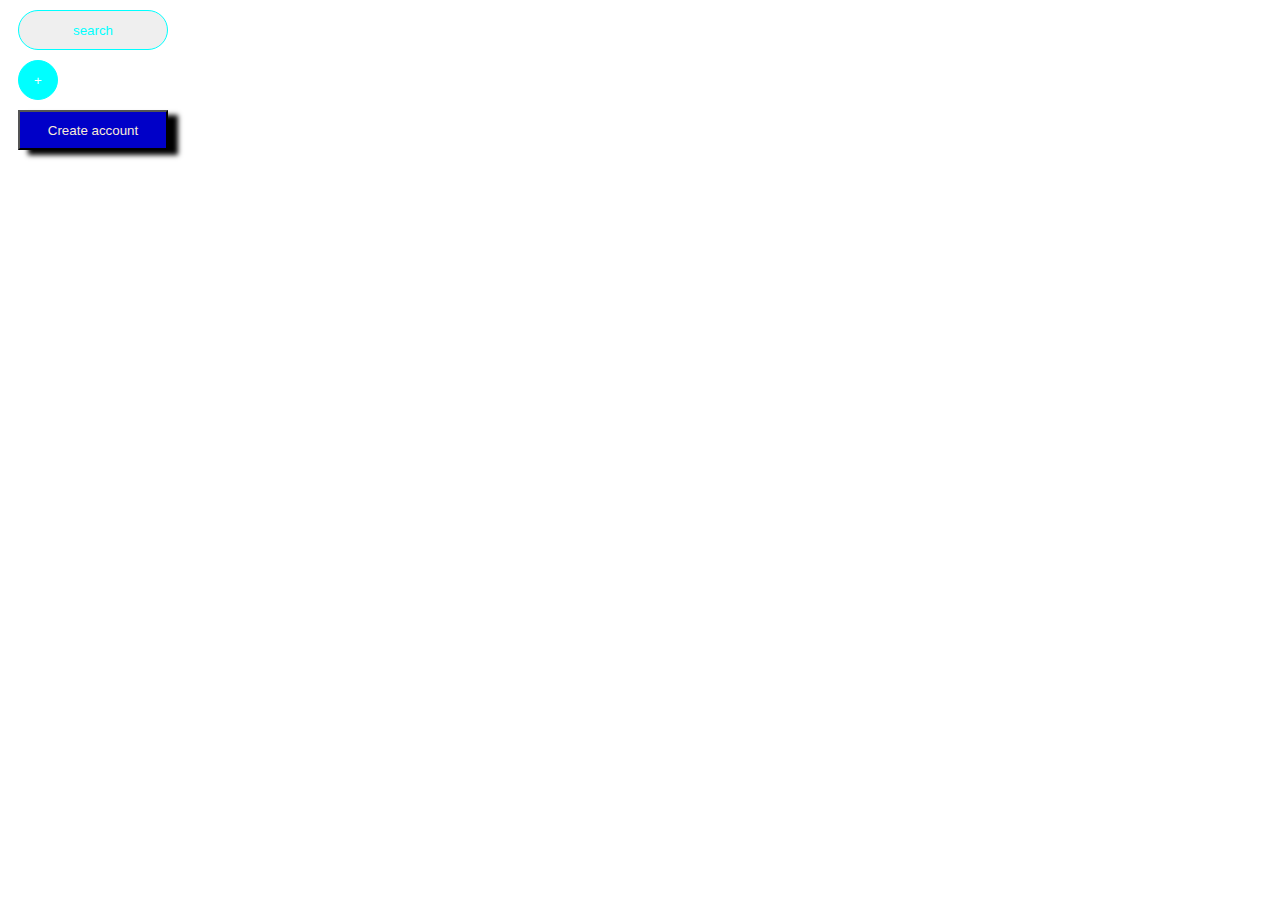
<file: Web Fundamentals/CSS/Button up/index.html>
<!DOCTYPE html>
<html lang="en">

<head>
    <meta charset="UTF-8">
    <meta http-equiv="X-UA-Compatible" content="IE=edge">
    <meta name="viewport" content="width=device-width, initial-scale=1.0">
    <title>Button up</title>
    <link rel="stylesheet" href="style.css">
</head>

<body>
    <button class="search">search</button>
    <button class="plus">+</button>
    <button class="create">Create account</button>
</body>

</html>
</file>
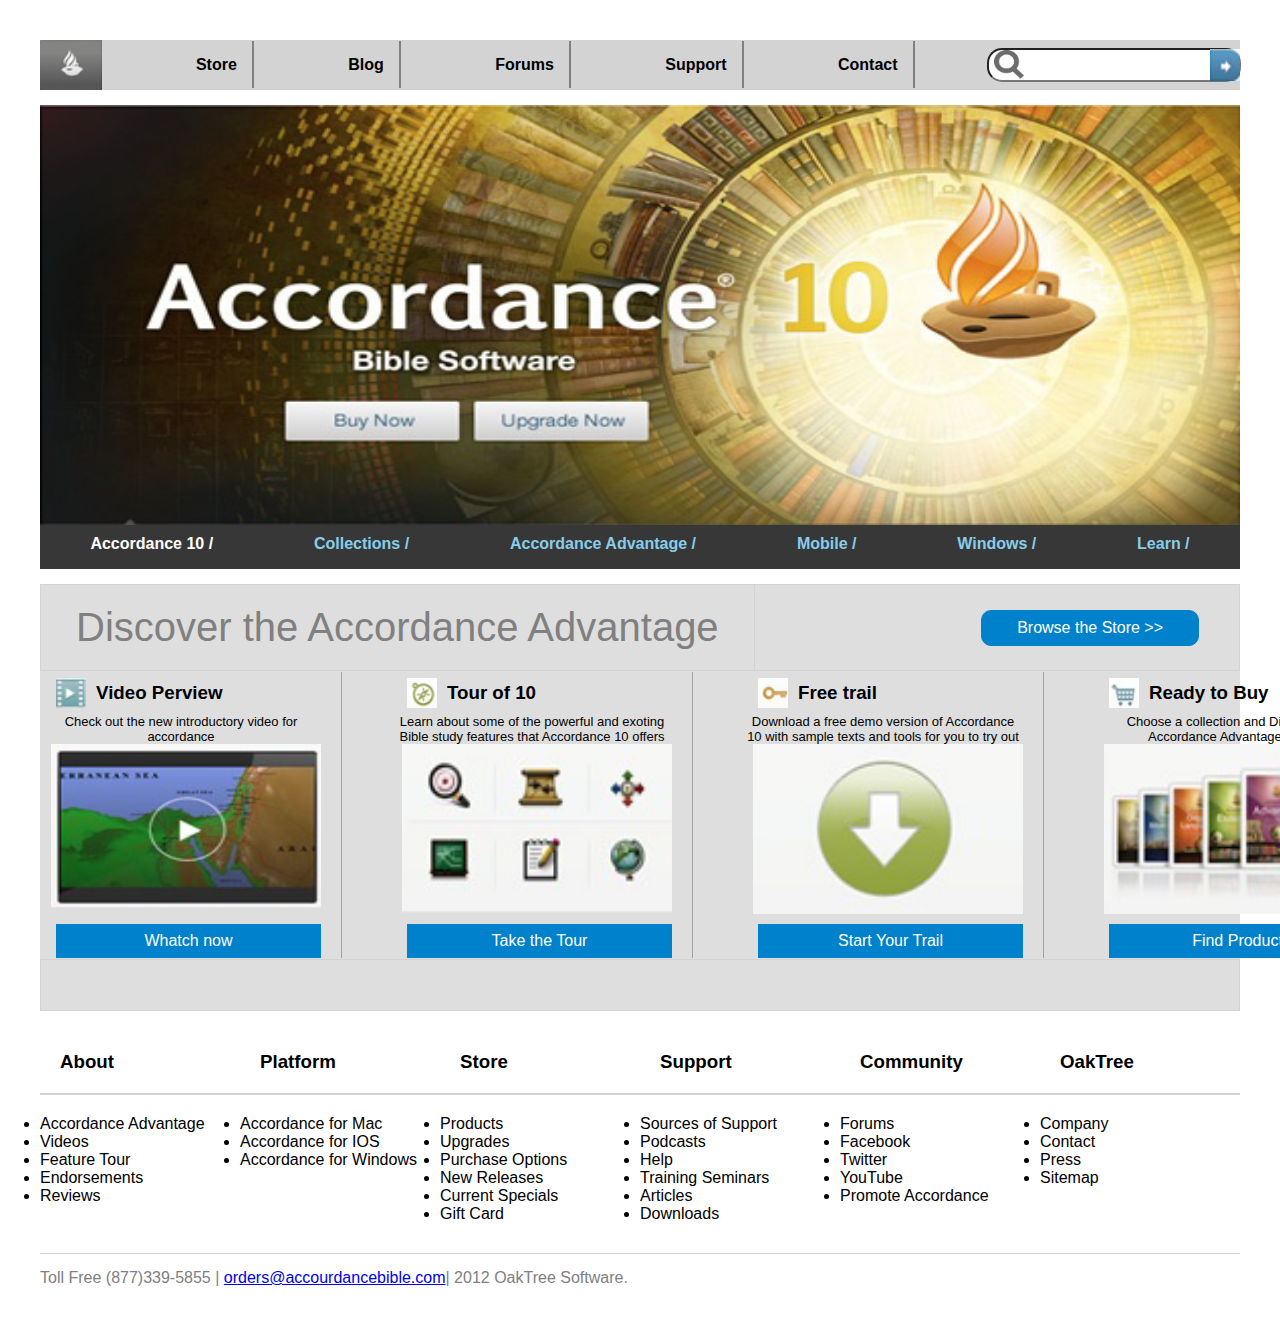
<file: Web Fundamentals/CSS/Exam/index.html>
<!DOCTYPE html>
<html lang="en">

<head>
    <meta charset="UTF-8">
    <meta http-equiv="X-UA-Compatible" content="IE=edge">
    <meta name="viewport" content="width=device-width, initial-scale=1.0">
    <title>Exam</title>
    <link rel="stylesheet" href="style.css">
</head>

<body>
    <div class="top">
        <div class="nav">
            <img src="menu_icon1.png" alt="menu_icon1" class="navicon">
            <ul class="nav-links">
                <li><a href="#">Store</a></li>
                <li><a href="#">Blog</a></li>
                <li><a href="#">Forums</a></li>
                <li><a href="#">Support</a></li>
                <li><a href="#">Contact</a></li>
            </ul>
            <div class="btn">
                <img src="Vector_search_icon.svg.png" alt="vector" class="vector">
                <input type="text" name="search" class="search">
                <img src="menu_icon2.png" alt="menu_icon2" class="menuicon">
            </div>
        </div>
    </div>
    <div class="container">
        <img src="main.png" alt="mainimg" class="mainimg">
        <div class="main-nav">
            <ul class="main-links">
                <li><a href="#" id="first">Accordance 10 /</a></li>
                <li><a href="#">Collections /</a></li>
                <li><a href="#">Accordance Advantage /</a></li>
                <li><a href="#">Mobile /</a></li>
                <li><a href="#">Windows /</a></li>
                <li><a href="#">Learn /</a></li>
            </ul>
        </div>
        <div class="scmain">
            <div class="scmain-nav">
                <h1>Discover the Accordance Advantage</h1>
                <div>
                    <a href="#" class="brstore">Browse the Store >></a>
                </div>
            </div>
            <div class="scmaincont">
                <div class="row1">
                    <div class="col1">
                        <div class="videowalk">
                            <img src="content_icon1.png" alt="content_icon1" class="perview">
                            <h3>Video Perview</h3>
                        </div>
                        <div class="videowalk1">
                            <p>Check out the new introductory video for accordance</p>
                            <img src="watch_now.png" alt="watch_now" class="watchnow">
                            <a href="#" class="watcha">Whatch now</a>
                        </div>
                    </div>
                    <div class="col2">
                        <div class="videowalk">
                            <img src="content_icon2.png" alt="content_icon1" class="perview">
                            <h3>Tour of 10</h3>
                        </div>
                        <div class="videowalk1">
                            <p>Learn about some of the powerful and exoting Bible study features that Accordance 10
                                offers</p>
                            <img src="take_the_tour.png" alt="watch_now" class="watchnow">
                            <a href="#" class="watcha">Take the Tour</a>
                        </div>
                    </div>
                    <div class="col3">
                        <div class="videowalk">
                            <img src="content_icon3.png" alt="content_icon1" class="perview">
                            <h3>Free trail</h3>
                        </div>
                        <div class="videowalk1">
                            <p>Download a free demo version of Accordance 10 with sample texts and tools for you to try
                                out </p>
                            <img src="start_your_trial.png" alt="watch_now" class="watchnow">
                            <a href="#" class="watcha">Start Your Trail</a>
                        </div>
                    </div>
                    <div class="col4">
                        <div class="videowalk">
                            <img src="content_icon4.png" alt="content_icon1" class="perview">
                            <h3>Ready to Buy</h3>
                        </div>
                        <div class="videowalk1">
                            <p>Choose a collection and Discover the Accordance Advantage today.</p>
                            <img src="find_products.png" alt="watch_now" class="watchnow">
                            <a href="#" class="watcha">Find Products</a>
                        </div>
                    </div>
                </div>
            </div>
            <p class="pborder"></p>
        </div>
        <footer>
            <div class="footer">
                <div class="about">
                    <h3>About</h3>
                    <ul class="ulabout">
                        <li>Accordance Advantage</li>
                        <li>Videos</li>
                        <li>Feature Tour</li>
                        <li>Endorsements</li>
                        <li>Reviews</li>
                    </ul>
                </div>
                <div class="about">
                    <h3>Platform</h3>
                    <ul class="ulabout">
                        <li>Accordance for Mac</li>
                        <li>Accordance for IOS</li>
                        <li>Accordance for Windows</li>
                    </ul>
                </div>
                <div class="about">
                    <h3>Store</h3>
                    <ul class="ulabout">
                        <li>Products</li>
                        <li>Upgrades</li>
                        <li>Purchase Options</li>
                        <li>New Releases</li>
                        <li>Current Specials</li>
                        <li>Gift Card</li>
                    </ul>
                </div>
                <div class="about">
                    <h3>Support</h3>
                    <ul class="ulabout">
                        <li>Sources of Support</li>
                        <li>Podcasts</li>
                        <li>Help</li>
                        <li>Training Seminars</li>
                        <li>Articles</li>
                        <li>Downloads</li>
                    </ul>
                </div>
                <div class="about">
                    <h3>Community</h3>
                    <ul class="ulabout">
                        <li>Forums</li>
                        <li>Facebook</li>
                        <li>Twitter</li>
                        <li>YouTube</li>
                        <li>Promote Accordance</li>
                    </ul>
                </div>
                <div class="about">
                    <h3>OakTree</h3>
                    <ul class="ulabout">
                        <li>Company</li>
                        <li>Contact</li>
                        <li>Press</li>
                        <li>Sitemap</li>
                    </ul>
                </div>
            </div>
        </footer>
        <div class="end">
            <p>Toll Free (877)339-5855 | <a href="#">orders@accourdancebible.com</a>| 2012 OakTree Software.</p>
        </div>
    </div>
</body>

</html>
</file>
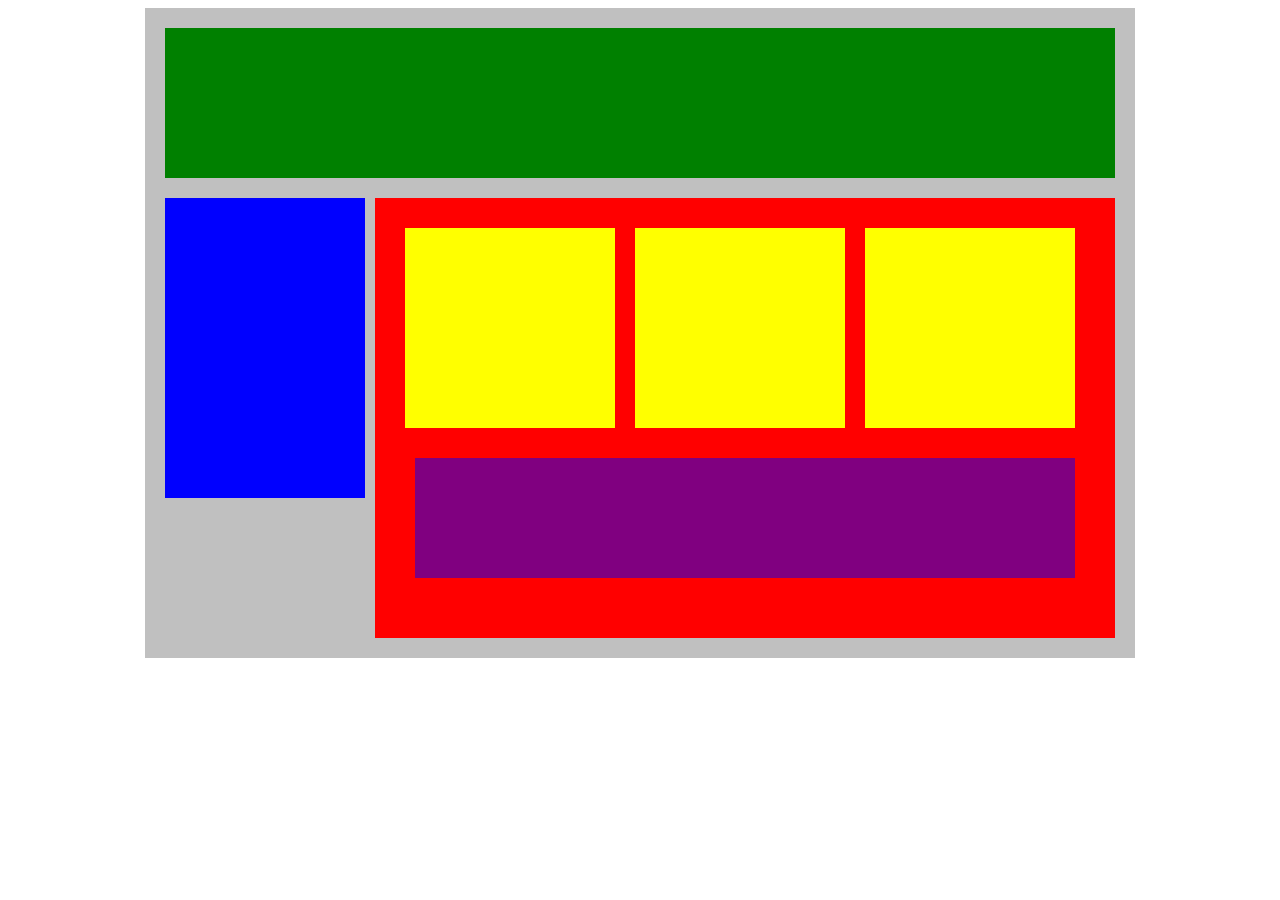
<file: Web Fundamentals/CSS/Flex our box/index.html>
<!DOCTYPE html>
<html lang="en">
<head>
    <title>Position Practice</title>
    <link rel="stylesheet" type="text/css" href="style.css">
</head>
<body>
    <div class="container">
        <div class="top-nav"></div>
        <div class="row">
            <div class="side-nav"></div>
            <div class="main">
                <div class="row">
                    <div class="sub-content"></div>
                    <div class="sub-content"></div>
                    <div class="sub-content"></div>
                </div>
                <div id="advertisement"></div>
            </div>
        </div>
    </div>
</body>
</html>
</file>
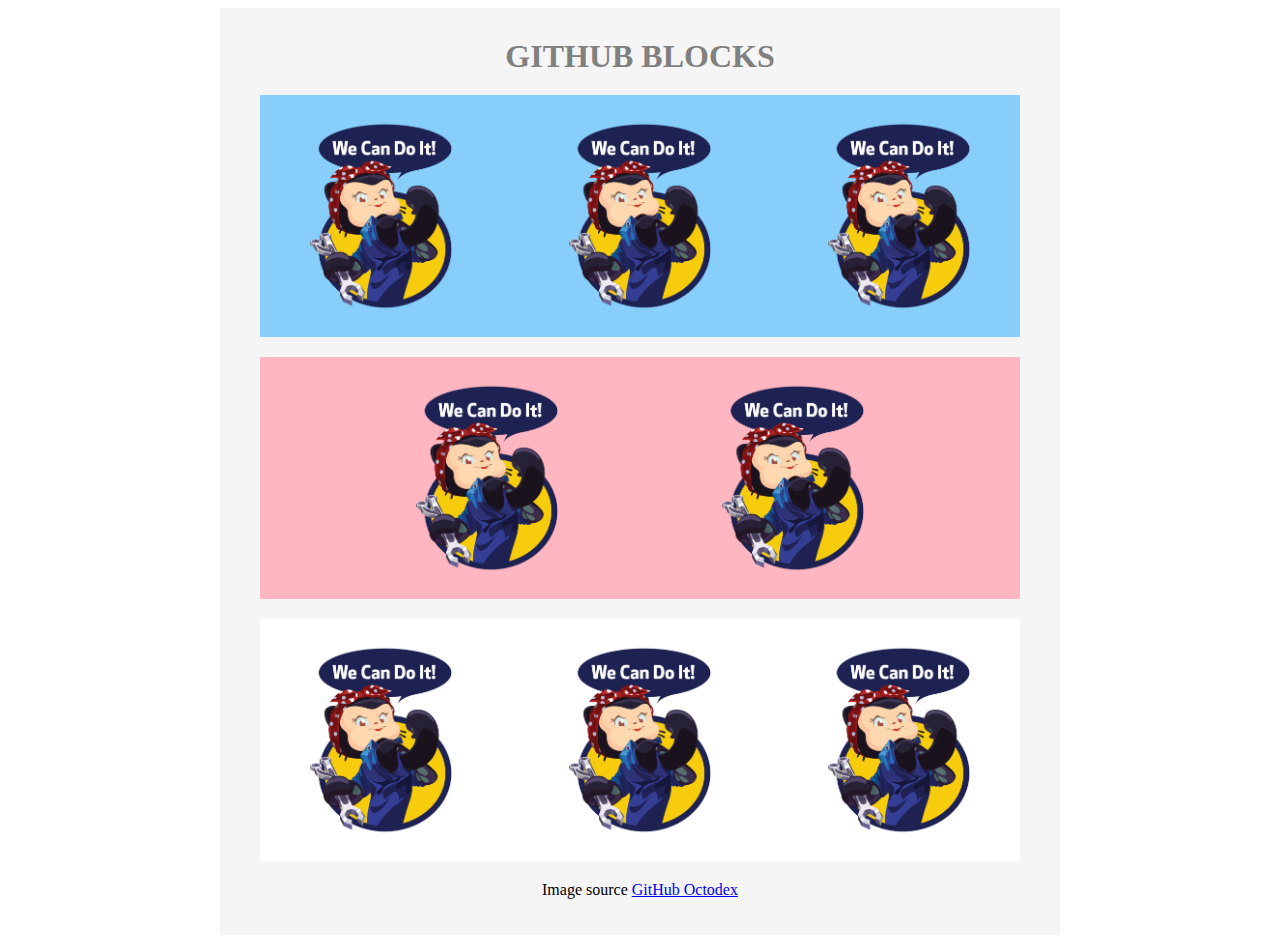
<file: Web Fundamentals/CSS/Github Blocks/index.html>
<!DOCTYPE html>
<html lang="en">

<head>
    <meta charset="UTF-8">
    <meta http-equiv="X-UA-Compatible" content="IE=edge">
    <meta name="viewport" content="width=device-width, initial-scale=1.0">
    <title>Github Blocks</title>
    <link rel="stylesheet" href="style.css">
</head>

<body>
    <div class="container">
        <h1>GITHUB BLOCKS</h1>

        <div class="row one">
            <img src="mona-the-rivetertocat.png" alt="foto1" class="img">
            <img src="mona-the-rivetertocat.png" alt="foto1" class="img">
            <img src="mona-the-rivetertocat.png" alt="foto1" class="img">

        </div>
        <div class="row two">
            <img src="mona-the-rivetertocat.png" alt="foto1" class="img">
            <img src="mona-the-rivetertocat.png" alt="foto1" class="img">
        </div>

        <div class="row three">
            <img src="mona-the-rivetertocat.png" alt="foto1" class="img">
            <img src="mona-the-rivetertocat.png" alt="foto1" class="img">
            <img src="mona-the-rivetertocat.png" alt="foto1" class="img">

        </div>
        <p>Image source <a href="https://octodex.github.com/">GitHub Octodex</a></p>
    </div>


</body>

</html>
</file>
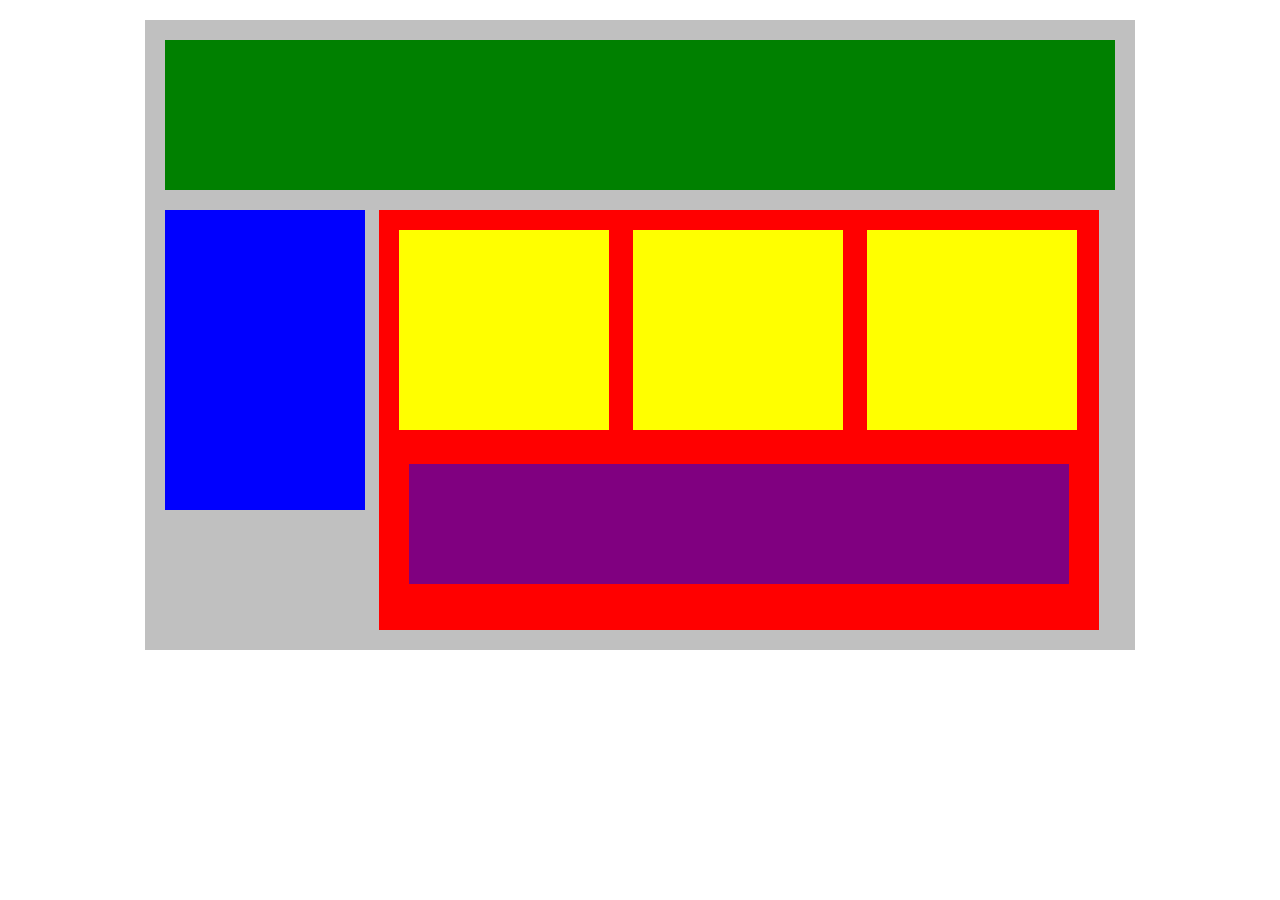
<file: Web Fundamentals/CSS/Plotting our blocks/index.html>
<!DOCTYPE html>
<html lang="en">
<head>
    <title>Position Practice</title>
    <link rel="stylesheet" type="text/css" href="style.css">
</head>
<body>
    <div class="container">
        <div class="top-nav"></div>
        <div class="side-nav"></div>
        <div class="main">
            <div class="sub-content"></div>
            <div class="sub-content"></div>
            <div class="sub-content"></div>
            <div id="advertisement"></div>
        </div>
    </div>
</body>
</html>
</file>
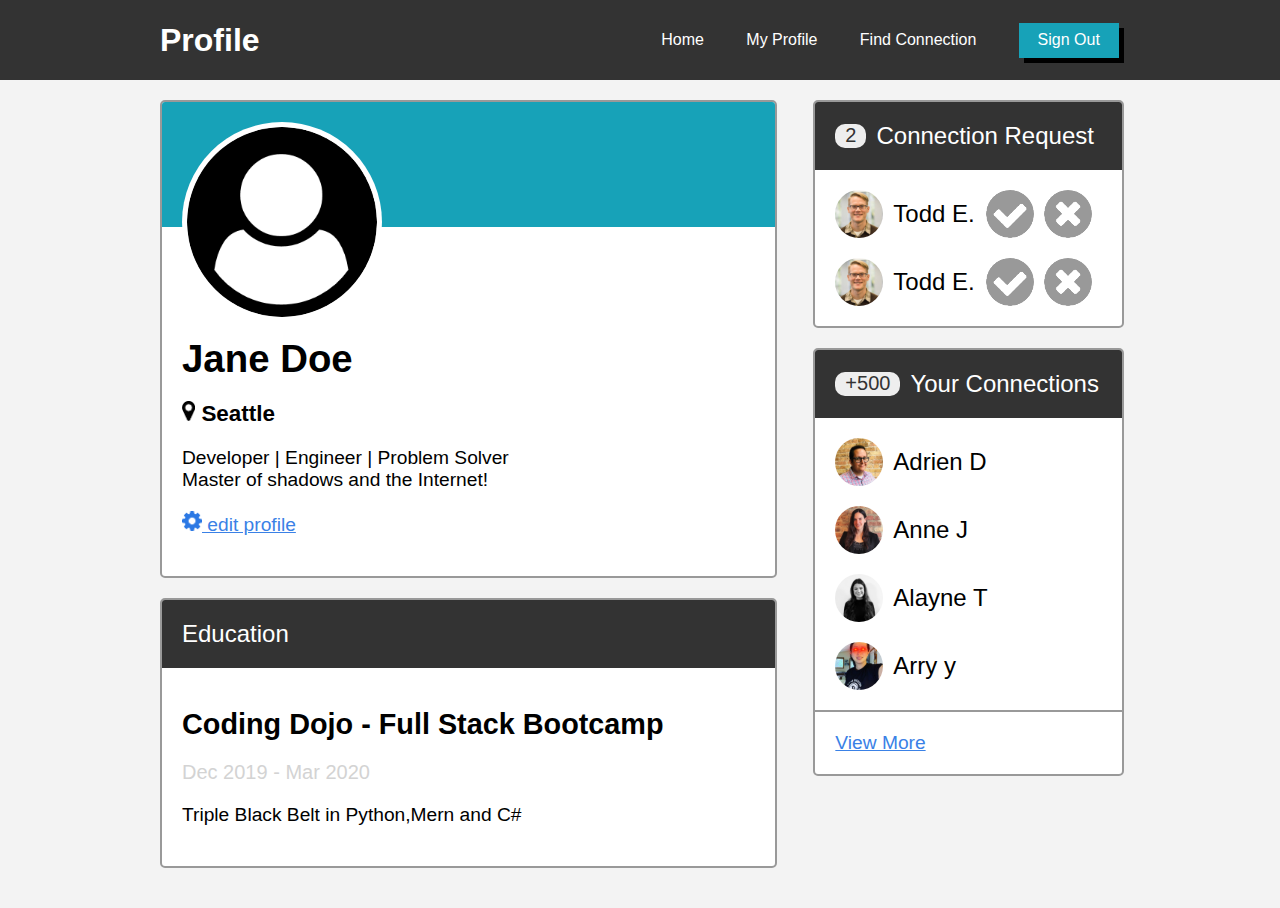
<file: Web Fundamentals/CSS/Profile Page/index.html>
<!DOCTYPE html>
<html lang="en">

<head>
    <meta charset="UTF-8">
    <meta http-equiv="X-UA-Compatible" content="IE=edge">
    <meta name="viewport" content="width=device-width, initial-scale=1.0">
    <title>Profile Page</title>
    <link rel="stylesheet" href="style.css">
</head>

<body>
    <div class="top">
        <div class="nav">
            <h1 class="nav-title">Profile</h1>
            <ul class="nav-links">
                <li><a href="#">Home</a></li>
                <li><a href="#" class="active">My Profile</a></li>
                <li><a href="#">Find Connection</a></li>
                <li><button class="btn">Sign Out</button></li>
            </ul>
        </div>
    </div>
    <div class="container">
        <div class="row">
            <div class="col-2">
                <div class="user-card">
                    <div class="card-header">
                        <img src="./user-circle.png" alt="user-circle" class="avatar-m">
                    </div>
                    <div class="card-body">
                        <h1>Jane Doe</h1>
                        <h3>
                            <img src="./map-marker.png" alt="pin" class="icon-s">
                            Seattle
                        </h3>
                        <p>Developer | Engineer | Problem Solver<br>
                            Master of shadows and the Internet!</p>
                        <p>
                            <a href="#">
                                <img src="./gear.png" alt="gear" class="icon-s">
                                edit profile
                            </a>
                        </p>
                    </div>
                </div>
                <div class="card">
                    <div class="header">
                        Education
                    </div>
                    <div class="card-body">
                        <h2>Coding Dojo - Full Stack Bootcamp </h2>
                        <p class="dates">Dec 2019 - Mar 2020</p>
                        <p>Triple Black Belt in Python,Mern and C#</p>
                    </div>
                </div>
            </div>
            <div class="col">
                <div class="card">
                    <div class="header">
                        <span class="connections">2</span>
                        Connection Request
                    </div>
                    <div class="user-line">
                        <span class="start">
                            <img src="./todd-s.jpg" alt="Tod" class="avatar-s">
                            <span>Todd E.</span>
                        </span>
                        <span class="end">
                            <img src="./accept-circle.png" alt="accept" class="avatar-s">
                            <img src="./close-circle.png" alt="close" class="avatar-s">
                        </span>
                    </div>
                    <div class="user-line">
                        <span class="start">
                            <img src="./todd-s.jpg" alt="Tod" class="avatar-s">
                            <span>Todd E.</span>
                        </span>
                        <span class="end">
                            <img src="./accept-circle.png" alt="accept" class="avatar-s">
                            <img src="./close-circle.png" alt="close" class="avatar-s">
                        </span>
                    </div>
                </div>
                <div class="card">
                    <div class="header">
                        <span class="connections">+500</span>
                        Your Connections
                    </div>
                    <div class="user-line">
                        <span class="start">
                            <img src="./adrien-s.jpg" alt="adrien" class="avatar-s">
                            <span>Adrien D</span>
                        </span>
                    </div>
                    <div class="user-line">
                        <span class="start">
                            <img src="./anne-s.jpg" alt="anne" class="avatar-s">
                            <span>Anne J</span>
                        </span>
                    </div>
                    <div class="user-line">
                        <span class="start">
                            <img src="./alayne-s.jpg" alt="alayne" class="avatar-s">
                            <span>Alayne T</span>
                        </span>
                    </div>
                    <div class="user-line">
                        <span class="start">
                            <img src="./arry-s.jpg" alt="arry" class="avatar-s">
                            <span>Arry y</span>
                        </span>
                    </div>
                    <div class="footer">
                        <a href="#">View More</a>
                    </div>
                </div>
            </div>
        </div>
    </div>
</body>

</html>
</file>
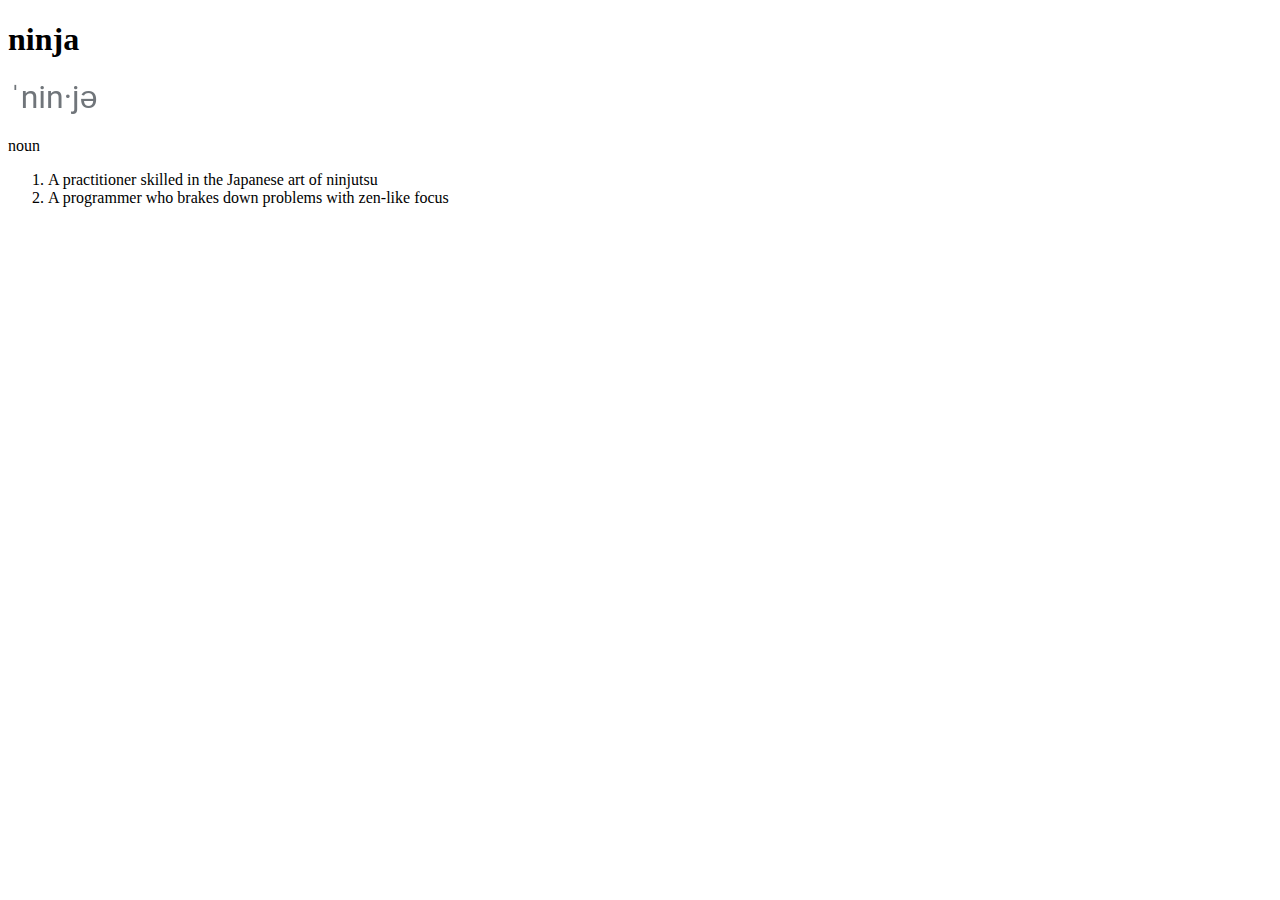
<file: Web Fundamentals/HTML/Dictionary Entry/index.html>
<!DOCTYPE html>
<html lang="en">

<head>
    <meta charset="UTF-8">
    <meta http-equiv="X-UA-Compatible" content="IE=edge">
    <meta name="viewport" content="width=device-width, initial-scale=1.0">
    <title>Document</title>
</head>

<body>
    <h1>ninja</h1>
    <img src="pronunciation.png" alt ninja>
    <p>noun</p>
    <ol>
        <li>A practitioner skilled in the Japanese art of ninjutsu</li>
        <li>A programmer who brakes down problems with zen-like focus</li>
    </ol>


</body>

</html>
</file>
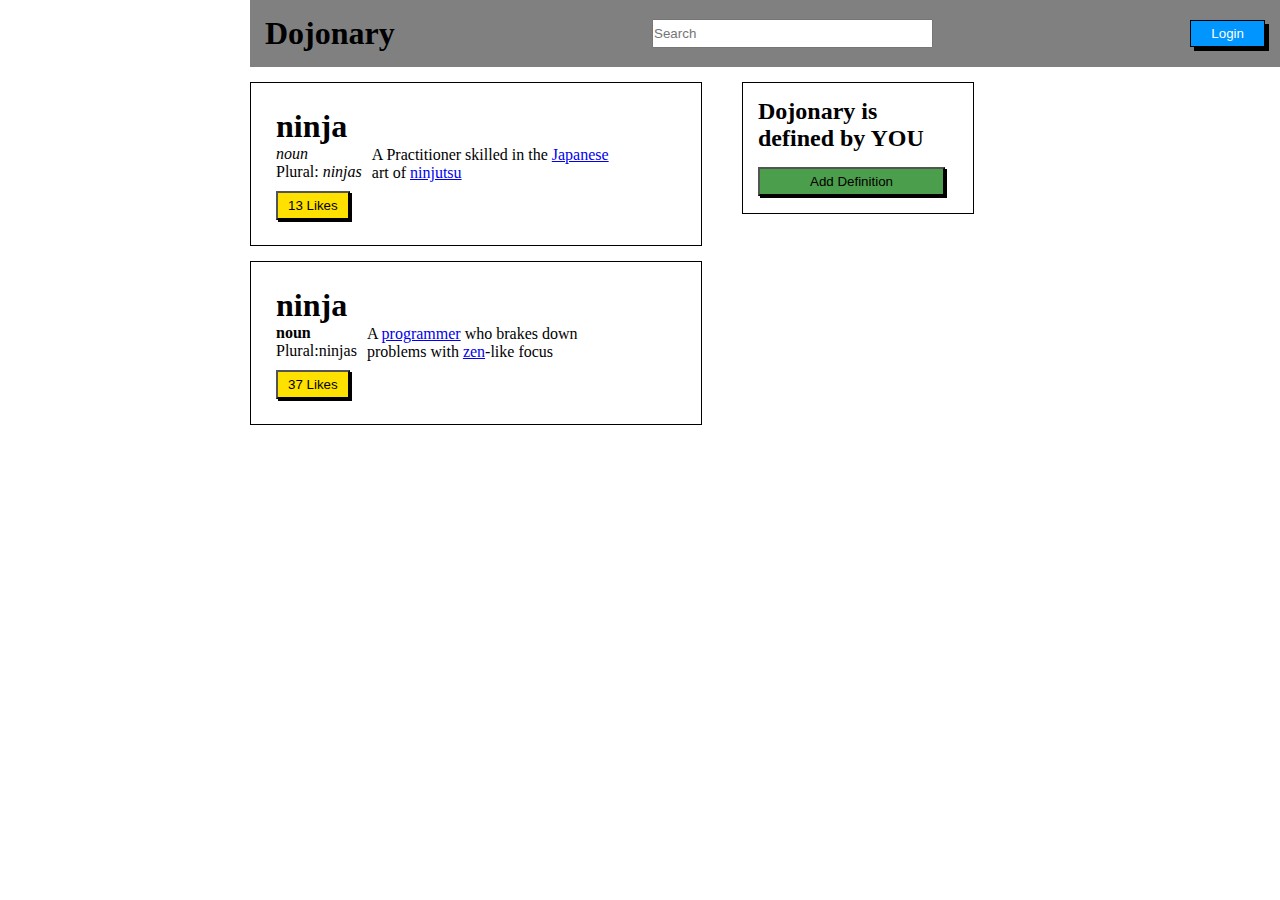
<file: Web Fundamentals/JS/Button Clicker/index.html>
<!DOCTYPE html>
<html lang="en">
<head>
    <meta charset="UTF-8">
    <meta http-equiv="X-UA-Compatible" content="IE=edge">
    <meta name="viewport" content="width=device-width, initial-scale=1.0">
    <title>Button Clicker</title>
    <link rel="stylesheet" href="style.css">
</head>
<body>
    <nav>
        <div class="nav">
            <h1>Dojonary</h1>
            <input class="searchbar" type="text" name="searchbar" placeholder="Search">
            <button class="navbtn" onclick="logout(this)">Login</button>
        </div>
    </nav>
    <main>
        <div class="container">
            <div class="row">
                <div class="flex-2">
                    <div class="ninja">
                        <div class="likes-13">
                            <h1>ninja</h1>
                            <p><em>noun</em></p>
                            <p>Plural: <em>ninjas</em></p>
                            <button class="btn-13" onclick="message()">13 Likes</button>
                        </div>
                        <p class="text">A Practitioner skilled in the <a href="#">Japanese</a> art of <a href="#">ninjutsu</a></p>
                    </div>
                    <div class="ninja">
                        <div class="likes-37">
                            <h1>ninja</h1>
                            <h4>noun</h4>
                            <p>Plural:ninjas</p>
                            <button class="btn-37" onclick="message()">37 Likes</button>
                        </div>
                        <p class="text">A <a href="#">programmer</a> who brakes down problems with <a href="#">zen</a>-like focus</p>
                    </div>
                </div>
                <div class="flex-1">
                    <div class="dojonary">
                        <h2>Dojonary is defined by YOU</h2>
                        <button class="dojobtn" onclick="hide(this)">Add Definition</button>
                    </div>
                </div>
            </div>
        </div>
    </main>
    <script src="script.js"></script>
</body>
</html>
</file>
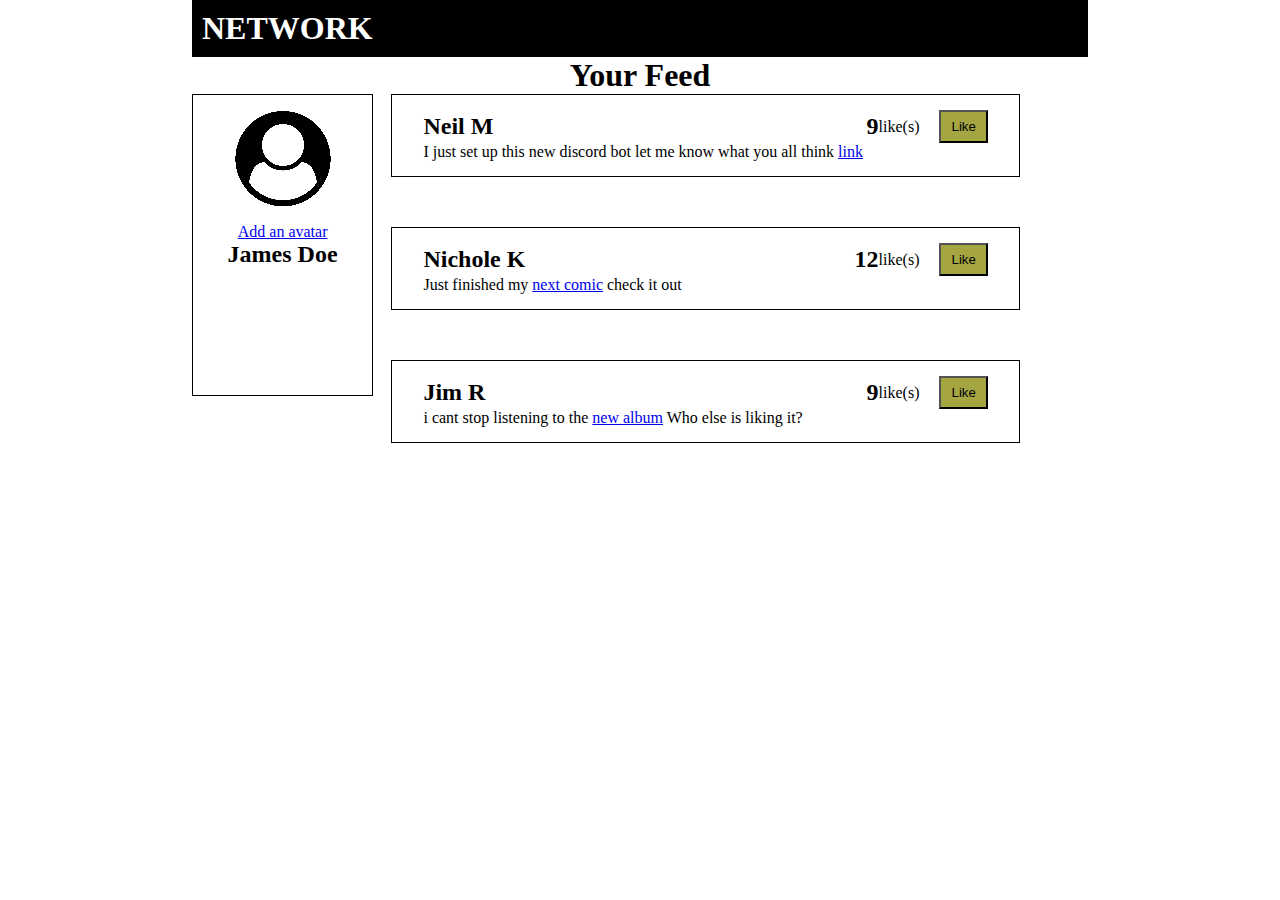
<file: Web Fundamentals/JS/Liking Likes/index.html>
<!DOCTYPE html>
<html lang="en">
<head>
    <meta charset="UTF-8">
    <meta http-equiv="X-UA-Compatible" content="IE=edge">
    <meta name="viewport" content="width=device-width, initial-scale=1.0">
    <title>Liking Likes</title>
    <link rel="stylesheet" href="style.css">
</head>
<body>
    <div class="container">
        <nav class= "navbar">
            <h1>NETWORK</h1>
        </nav>
        <main>
            <h1 class="h1">Your Feed</h1>
             <div class="maincontent">
                <div class="leftcol">
                    <div class="profile">
                        <img src="./user.png" alt="user" class="">
                        <a href="#">Add an avatar</a>
                        <h2>James Doe</h2>
                    </div>
                 </div>
             <div class="rightcolum">
                 <div class="box">
                     <div class="user">
                         <h2>Neil M</h2>
                        <div class="flex">
                            <div class="flex">
                                <h2 id="post1">9</h2>
                                <p>like(s)</p>
                            </div>
                            <button class="likebtn" onclick="add1()">Like</button>
                        </div>
                     </div>
                     <p>I just set up this new discord bot let me know what you all think <a href="#">link</a> </p>
                 </div>
                 <div class="box">
                    <div class="user">
                        <h2>Nichole K</h2>
                       <div class="flex">
                           <div class="flex">
                               <h2 id="post2">12</h2>
                               <p>like(s)</p>
                           </div>
                           <button class="likebtn" onclick="add2()">Like</button>
                       </div>
                    </div>
                    <p>Just finished my <a href="#">next comic</a> check it out</p>
                </div>
                <div class="box">
                    <div class="user">
                        <h2>Jim R</h2>
                       <div class="flex">
                           <div class="flex">
                               <h2 id="post3">9</h2>
                               <p>like(s)</p>
                           </div>
                           <button class="likebtn" onclick="add3()">Like</button>
                       </div>
                    </div>
                    <p>i cant stop listening to the <a href="#">new album</a> Who else is liking it? </p>
                </div>
             </div>
             </div>
        </main>
    </div>
    <script src="script.js"></script>
</body>
</html>
</file>
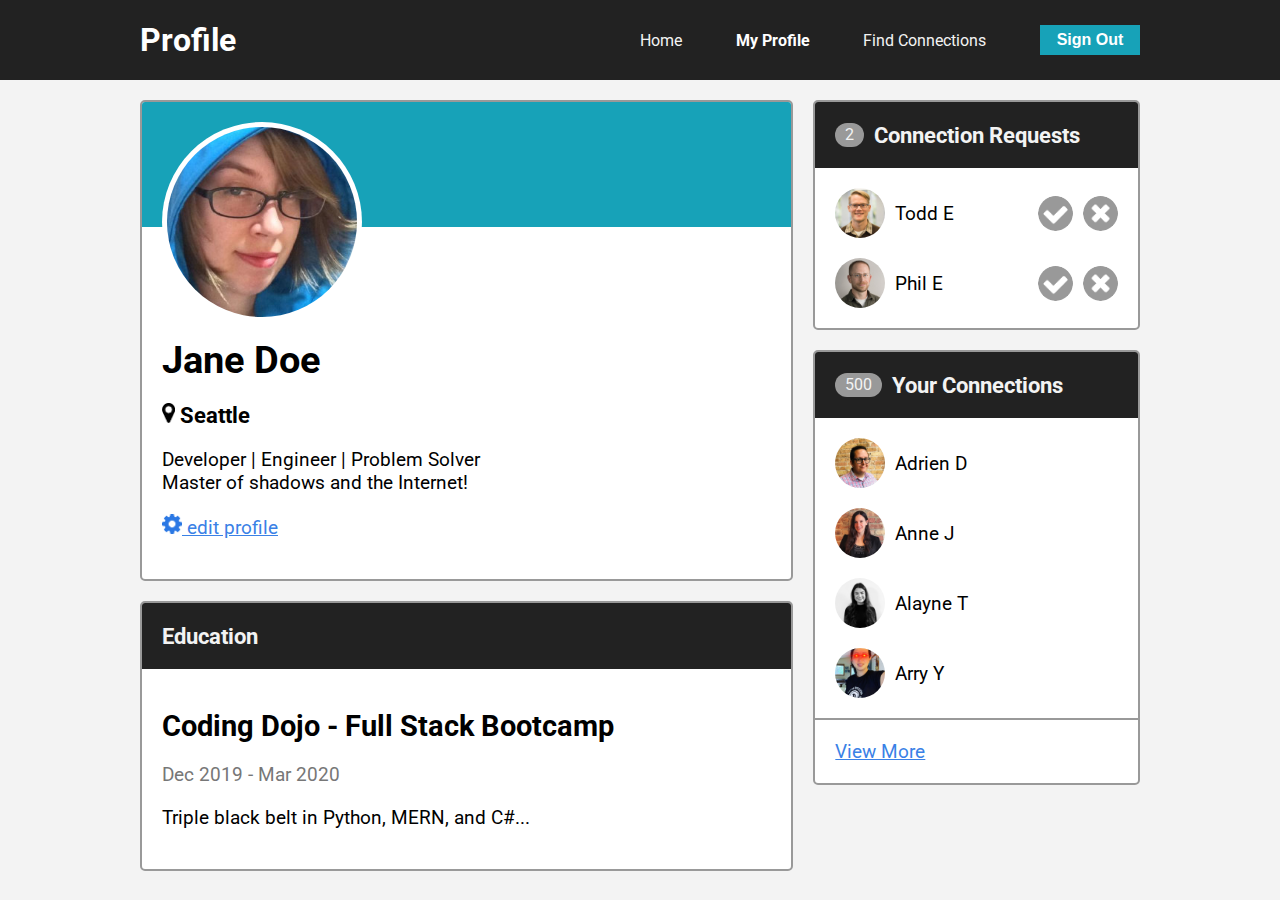
<file: Web Fundamentals/JS/Making Conections/index.html>
<!DOCTYPE html>
<html lang="en">
<head>
    <meta charset="UTF-8">
    <meta name="viewport" content="width=device-width, initial-scale=1.0">
    <title>Profile Page</title>
    <link rel="stylesheet" href="style.css">
    <link rel="preconnect" href="https://fonts.gstatic.com">
    <link href="https://fonts.googleapis.com/css2?family=Roboto&display=swap" rel="stylesheet">
</head>
<body>

    <!-- navbar -->
    <div class="nav">
        <div class="flex-container">
            <h1 class="nav-title">Profile</h1>
            <ul class="nav-links">
                <li><a href="#">Home</a></li>
                <li><a href="#" class="active">My Profile</a></li>
                <li><a href="#">Find Connections</a></li>
                <li><button class="btn">Sign Out</button></li>
            </ul>
        </div>
    </div>

    <!-- main -->
    <div class="flex-container main">

        <!-- 2/3 width column -->
        <div class="col-2">

            <!-- user info card -->
            <div class="card user-card">
                <div class="card-header">
                    <img src="images/jane-m.jpg" alt="jane" class="avatar-m">
                </div>
                <div class="card-body">
                    <h1 id="jane">Jane Doe</h1>
                    <h3><img src="icons/map-marker.png" alt="pin" class="icon-s"> Seattle</h3>
                    <p>Developer | Engineer | Problem Solver<br>
                    Master of shadows and the Internet!</p>
                    <p><a href="#" onclick="changename()"><img src="icons/gear.png" alt="gear" class="icon-s"> edit profile</a></p>
                </div>
            </div>

            <!-- user education card -->
            <div class="card">
                <div class="card-header">
                    <h3>Education</h3>
                </div>
                <div class="card-body">
                    <h2>Coding Dojo - Full Stack Bootcamp</h2>
                    <p class="dates">Dec 2019 - Mar 2020</p>
                    <p>Triple black belt in Python, MERN, and C#...</p>
                </div>
            </div>

        </div>

        <!-- 1/3 width column -->
        <div class="col-1">

            <!-- connection requests card -->
            <div class="card">
                <div class="card-header">
                    <span class="badge" id="request">2</span>
                    <h3>Connection Requests</h3>
                </div>
                <ul class="card-list">
                    <li class="card-list-item" id="request-1">
                        <span>
                            <img src="images/todd-s.jpg" alt="todd" class="avatar-s">
                            Todd E
                        </span>
                        <span>
                            <img src="icons/accept-circle.png" alt="accept" class="icon" onclick='accept("#request-1")'>
                            <img src="icons/close-circle.png" alt="close" class="icon" onclick='abcd("#request-1")'>
                        </span>
                    </li>
                    <li class="card-list-item" id="request-2">
                        <span>
                            <img src="images/phil-s.jpg" alt="phil" class="avatar-s">
                            Phil E
                        </span>
                        <span>
                            <img src="icons/accept-circle.png" alt="accept" class="icon" onclick='accept("#request-2")'>
                            <img src="icons/close-circle.png" alt="close" class="icon" onclick='abcd("#request-2")'>
                        </span>
                    </li>
                </ul>
            </div>

            <!-- your connections card -->
            <div class="card">
                <div class="card-header">
                    <span class="badge" id="connections">500</span>
                    <h3>Your Connections</h3>
                </div>
                <ul class="card-list">
                    <li class="card-list-item start">
                        <img src="images/adrien-s.jpg" alt="adrien" class="avatar-s">
                        Adrien D
                    </li>
                    <li class="card-list-item start">
                        <img src="images/anne-s.jpg" alt="anne" class="avatar-s">
                        Anne J
                    </li>
                    <li class="card-list-item start">
                        <img src="images/alayne-s.jpg" alt="alayne" class="avatar-s">
                        Alayne T
                    </li>
                    <li class="card-list-item start">
                        <img src="images/arry-s.jpg" alt="arry" class="avatar-s">
                        Arry Y
                    </li>
                </ul>
                <div class="card-footer">
                    <a href="#">View More</a>
                </div>
            </div>

        </div>
    </div>

    <script src="script.js"></script>
</body>
</html>
</file>
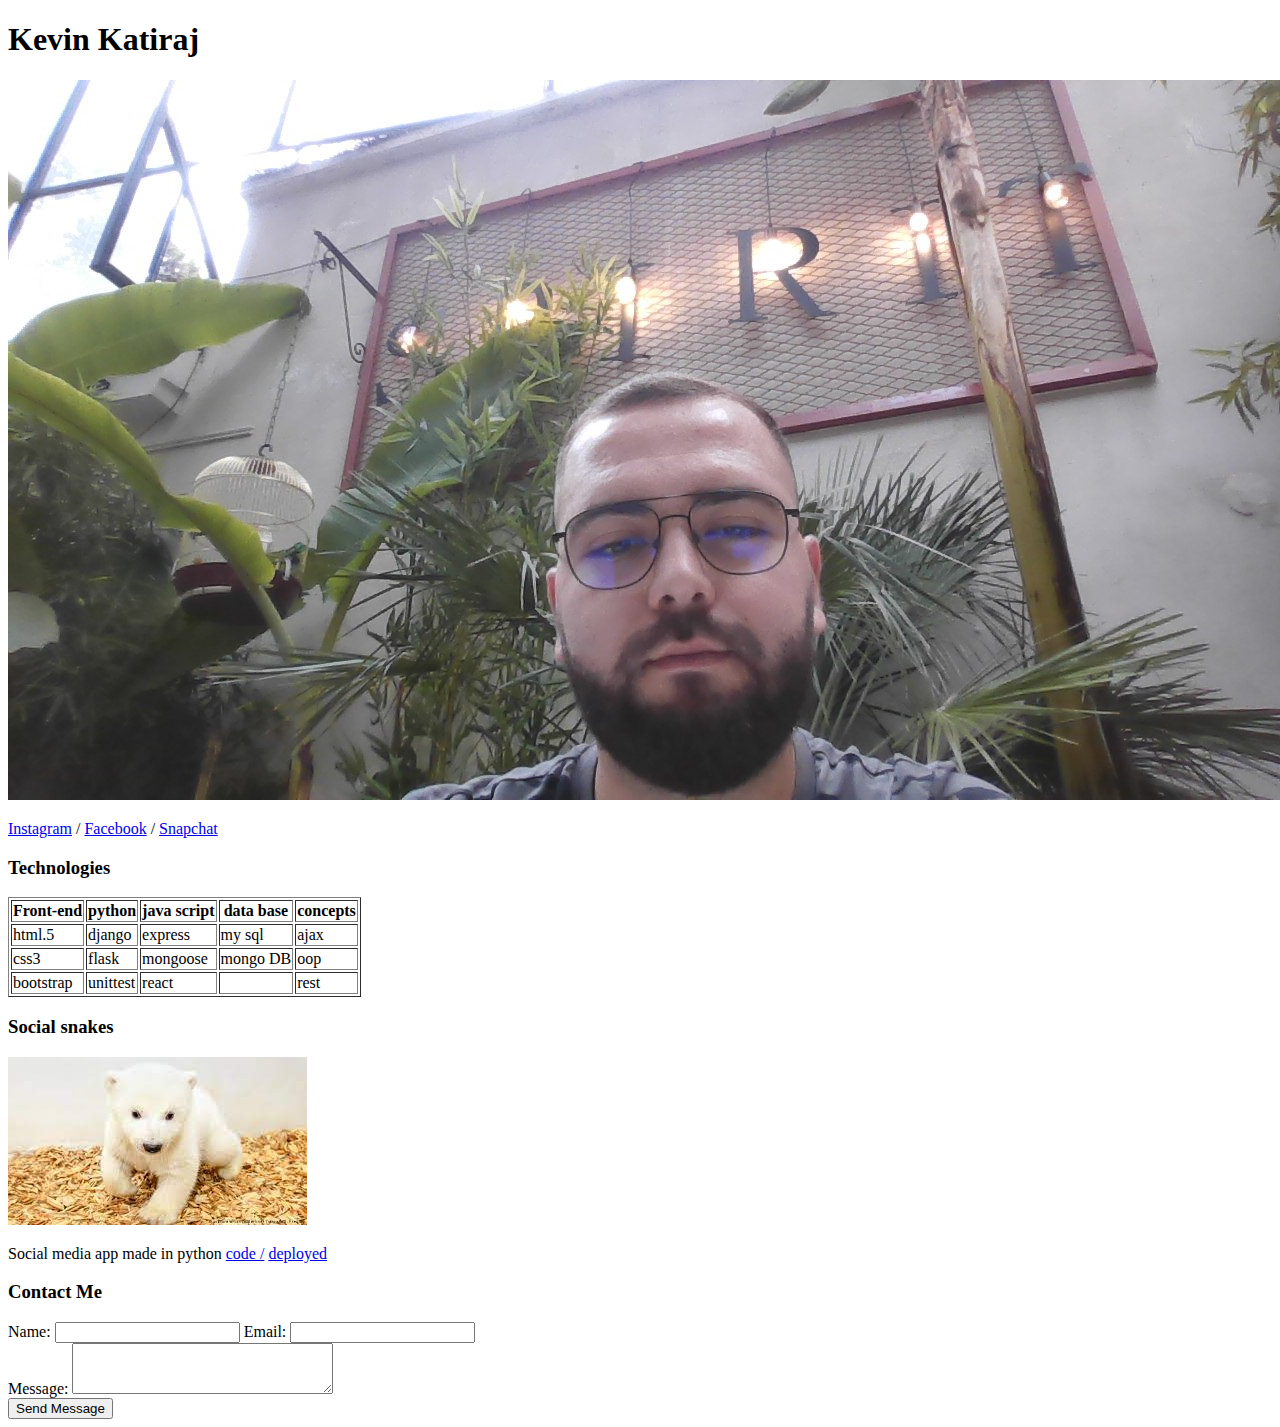
<file: Web Fundamentals/HTML/Personal Portfolio - Content/personalportofolio.html>
<!DOCTYPE html>
<html lang="en">

<head>
    <meta charset="UTF-8">
    <meta http-equiv="X-UA-Compatible" content="IE=edge">
    <meta name="viewport" content="width=device-width, initial-scale=1.0">
    <title>Personal Portfolio</title>
    
</head>

<body>
    <h1>Kevin Katiraj</h1>
    <img class="" src="img/WIN_20220610_14_21_47_Pro.jpg" alt="My selfie" style="height: 128 px;">
    <p>

        <a href="#">Instagram</a> /
        <a href="#">Facebook</a> /
        <a href="#">Snapchat</a>
    </p>
    <h3>Technologies</h3>
    <table border="1">
        <tbody>
            <tr>

                <th>Front-end</th>
                <th>python</th>
                <th>java script</th>
                <th>data base</th>
                <th>concepts</th>
            </tr>
            <tr>
                <td>html.5</td>
                <td>django</td>
                <td>express</td>
                <td>my sql</td>
                <td>ajax</td>
            </tr>
            <tr>
                <td>css3</td>
                <td>flask</td>
                <td>mongoose</td>
                <td>mongo DB</td>
                <td>oop</td>
            </tr>
            <tr>
                <td>bootstrap</td>
                <td>unittest</td>
                <td>react</td>
                <td></td>
                <td>rest</td>
            </tr>
        </tbody>
    </table>
    <h3>Social snakes</h3>
    <img src="img/download.jpg" alt="bear">
    <p>Social media app made in python <a href="#">code /</a> <a href="#"> deployed</a></p>
    <h3>Contact Me</h3>
    <form>
        <div>

            <label>Name:</label>
            <input type="text" name="Firs_name">
            <label>Email:</label>
            <input type="text" name="email">
        </div>
        <div>
            <label>Message:</label>
            <textarea name="message" cols="30" rows="3"></textarea>
        </div>
        <input type="submit" value="Send Message">
    </form>

</body>

</html>
</file>
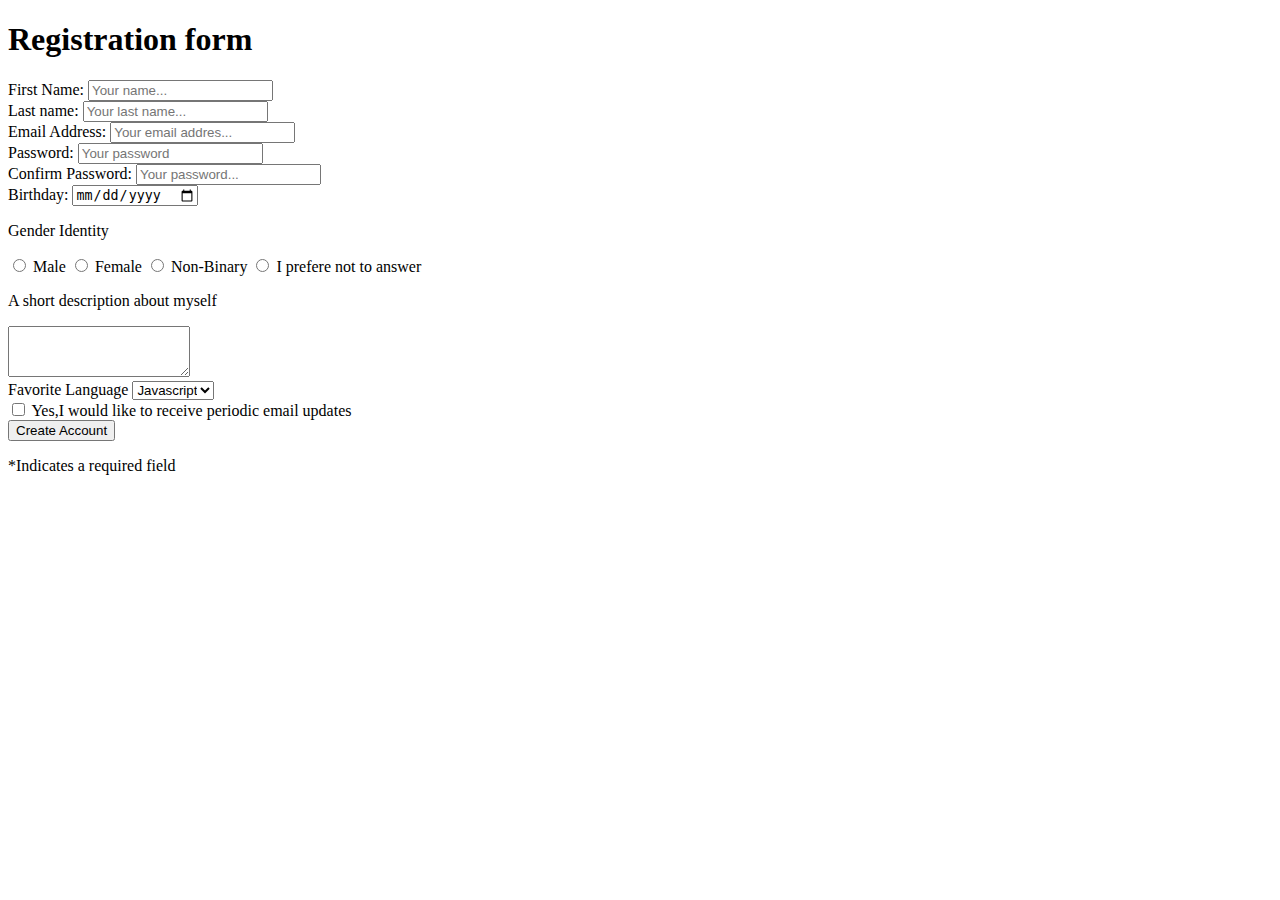
<file: Web Fundamentals/HTML/Registration form/registrationform.html>
<!DOCTYPE html>
<html lang="en">

<head>
    <meta charset="UTF-8">
    <meta http-equiv="X-UA-Compatible" content="IE=edge">
    <meta name="viewport" content="width=device-width, initial-scale=1.0">
    <title>Registration form</title>
</head>
<h1>Registration form</h1>


    <form action="/process" method="post">
        <div>
            <label>First Name:</label>
            <input type="text" name="name" placeholder="Your name...">
        </div>
        <div>
            <label>Last name:</label>
            <input type="text" name="last_name" placeholder="Your last name...">
        </div>
        <div>
            <label>Email Address:</label>
            <input type="text" name="email_address" placeholder="Your email addres...">
        </div>
        <div>
            <label>Password:</label>
            <input type="password" name="password" placeholder="Your password">
        </div>
        <div>
            <label>Confirm Password:</label>
            <input type="password" name="password" placeholder="Your password...">
        </div>
        <div>
            <Label>Birthday:</Label>
            <input type="date" name="dob">
        </div>
        <p>Gender Identity</p>
        <input type="radio" name="font" id="male">
        <label>Male</label>
        <input type="radio" name="font" id="female">
        <label>Female</label>
        <input type="radio" name="font" id="non-binary">
        <label>Non-Binary</label>
        <input type="radio" name="font" id="i_prefere_not_to_answer">
        <label>I prefere not to answer</label>
        <p>A short description about myself</p>
        <div>
            <textarea name="comment" cols="20" rows="3"></textarea>
        </div>
        <label>Favorite Language</label>
        <select name="languages">
            <option>Javascript</option>
            <option>Python</option>
            <option>C#</option>
            <option>Mern</option>
        </select>
        <div>
            <input type="checkbox" name="accept" id="accept">
            <label for="accept">Yes,I would like to receive periodic email updates</label>
        </div>
        <input type="submit" value="Create Account">
        <p>*Indicates a required field</p>
    </form>



</html>
</file>
<file: Web Fundamentals/CSS/Button up/style.css>
.search{
    display: block;
    height: 40px;
    width: 150px;
    margin: 10px;
    border-radius: 20px;
    color: aqua;
    border: 1px solid aqua;

}

.plus{
    display: block;
    height: 40px;
    width: 40px;
    margin: 10px;
    color: white;
    background-color: aqua;
    border-radius: 100%;
    border: 1px solid aqua;
}

.create{
    display: block;
    height: 40px;
    width: 150px;
    margin: 10px;
    color: antiquewhite;
    background-color: rgb(0,0,200);
    box-shadow: 10px 5px 5px black;

}
</file>
<file: Web Fundamentals/CSS/Exam/style.css>
*{
    margin: 0;
    padding: 0;
}

body{
    font-family: sans-serif;
    margin: 40px;
}

.top{
    background-color: lightgray;
}

.nav{
    width: 1200px;
    height: 50px;
    display: flex;
    align-items: center;
}


.nav-links{
    width: 100%;
    display: flex;
    align-items: center;
    list-style-type: none;
    justify-content: space-evenly;
    font-weight: bold;
    height: 50px;
}

.btn{
    display: flex;
    align-items: center;
    justify-content: space-around;
    
}

.search{
    width: 250px;
    height: 30px;
    border-radius: 15px;
    margin-left: -37px;
    margin-right: -31px;
}

.vector{
    height: 30px;
    width: 30px;
    position: relative;
}

.menuicon{
    height: 32px;
    width: 30px;
}
.nav a{
    color: black;
    text-decoration: none;
    border-right: 2px solid gray;  
    padding: 15px;
}

.navicon{
    height: 50px;
}

.mainimg{
    width: 100%;
    height: 420px;
    margin-top: 15px;
}

.main-nav{
    width:100% ;
    height: 50px;
    background-color: rgb(55, 55, 55);
    margin-top: -10px;
}

.main-links{
    width: 100%;
    display: flex;
    align-items: center;
    list-style-type: none;
    justify-content: space-around;
    font-weight: bold;
    height: 50px;

}


.main-nav a{
    color: skyblue;
    text-decoration: none;
    
} 

#first{
    color: white;
}

.scmain-nav{
    display: flex;
    align-items: center;
    justify-content: space-between;
    border: 1px solid lightgray;
    margin-top: 15px;
    background-color: rgb(222, 222, 222);
}

.scmain-nav h1{
    font-weight: 100;
    color: gray;
    font-size: 40px;
    padding: 20px 35px ;
    border-right: 1px solid lightgray;
    background-color: rgb(222, 222, 222);
}

.scmain-nav div{
    border: 1px solid rgb(0, 129, 204);
    background-color:rgb(0, 129, 204) ;
    display: flex;
    align-items: center;
    margin-right: 40px;
    box-sizing: border-box;
    color: white;
    padding: 8px 35px;
    border-radius: 10px;
    
    
}

.brstore{
    color: white;
    text-decoration: none;
    justify-content: space-between
}

.scmaincont{
    border: 1px solid rgb(222, 222, 222);
    display: flex;
    background-color: rgb(222, 222, 222);
}

.col1,.col2,.col3,.col4{
    width: 300px;

}

.col2, .col3 ,.col4{
    margin-left: 50px;
}

.row1{
    display: flex;
}
.perview{
    float: left;
    width: 30px;
    height: 30px;
    padding-left: 15px;
   
    
}

.watchnow{
    width: 270px;
    height: 170px;
    padding-left: 10px ;
    padding-bottom: 10px;
}

.videowalk1{
    display: flex;
    flex-direction: column;
    text-align: center;
    padding-right: 20px;
}

.videowalk{
    align-items: center;
    display: flex;
    
   
}

.videowalk1 p{
    font-size: small;
}

.videowalk h3 {
    padding: 10px;
}

.watcha{
    border: 1px solid rgb(0, 129, 204);
    background-color: rgb(0, 129, 204);
    color: white;
    text-decoration: none;
    padding: 7px 0px;
    margin-left: 15px;
}

.pborder{
    border: 1px solid lightgray;
    background-color: rgb(222, 222, 222);
    width: 99.8%;
    height: 50px;
}

.about{
    width: 200px;
}

.about h3{
    border-bottom: 2px solid lightgray ;
    margin: 20px 0;
    padding: 20px;
}

.footer{
    display: flex;
    justify-content: space-between;
}

.end{
    border-top: 1px solid lightgray;
    color: gray;
    margin: 30px 0;
    padding-top: 15px;
}

.col1 , .col2 , .col3{
    border-right: 1px solid rgb(161, 161, 161);
    
}
</file>
<file: Web Fundamentals/CSS/Flex our box/style.css>
.container{
    width: 950px;
    background-color: silver;
    margin: 0px auto;
    padding: 20px;
}
.top-nav {
    height: 150px;
    background-color: green;
    margin-bottom: 20px;
    
}
.side-nav {
    height: 300px;
    width: 200px;
    background-color: blue;
    
}
.main {
    height: 400px;
    width: 700px;
    background-color: red;
    margin-left: 10px;
    padding: 20px;
   
}
.sub-content {
    height: 200px;
    width: 210px;
    background-color: yellow;
    margin: 10px; 
}
#advertisement {
    height: 120px;
    width: 660px;
    background-color: purple;
    margin: 20px
}
.row {
    display: flex;
}
</file>
<file: Web Fundamentals/CSS/Github Blocks/style.css>
.container{
    width: 800px;
    margin: 0 auto;
    background-color: whitesmoke;
    padding: 20px;
}

h1{
    color: gray;
    text-align: center;
    margin: 10px;
}

.row{
    display: flex;
    justify-content: space-between;
    margin: 20px;
    padding: 20px;

}

.one {
    border: 1px solid lightskyblue;
    background-color: lightskyblue;
    
}

.two{
    border: 1px solid lightpink;
    background-color: lightpink;
    justify-content: space-evenly;
    

}

.three{
    border: 1px solid white;
    background-color: white;
    
}



.img{
    height: 200px;
}

p{
    text-align: center;
}
</file>
<file: Web Fundamentals/CSS/Plotting our blocks/style.css>
.container{
    width: 950px;
    background-color: silver;
    margin: 0px auto;
    margin-top: 20px;
    padding: 20px;
}
.top-nav {
    height: 150px;
    background-color: green;
    margin-bottom: 20px;
}
.side-nav {
    height: 300px;
    width: 200px;
    background-color: blue;
    display: inline-block;
    margin-right: 10px;
}
.main {
    height: 400px;
    width: 700px;
    background-color: red;
    display: inline-block;
    vertical-align: top;
    padding: 10px;
}
.sub-content {
    height: 200px;
    width: 210px;
    background-color: yellow;
    display: inline-block;
    margin: 10px;
}
#advertisement {
    height: 120px;
    width: 660px;
    background-color: purple;
    margin: 20px;
}
</file>
<file: Web Fundamentals/CSS/Profile Page/style.css>
*{
    margin: 0;
    padding: 0;
}

body{
    font-family:sans-serif;
    background-color: #f3f3f3;
}

.top{
    background-color: #333333;
}

.nav{
    width: 1000px;
    margin: 0 auto;
    color: #ffffff;
    height: 80px;
    display: flex;
    align-items: center;
    justify-content: space-between;
}

.nav-links{
    width: 50%;
    display: flex;
    align-items: center;
    list-style-type: none;
    justify-content: space-around;
}

.nav a{
    color: #ffffff;
    text-decoration: none;
}

.nav-title{
    margin-left: 20px;
}

.btn{
    height: 35px;
    width: 100px;
    background-color: #17a2b8;
    color: #ffffff;
    border: none;
    font-size: 16px;
    box-shadow: 5px 5px #000000;
}

.container{
    width: 1000px;
    margin: 0 auto;
}

.row{
    display: flex;
}

.col, .col-2{
    margin: 10px;
    padding: 10px;
    flex: 1;
}

.col-2{
    flex: 2;
}

.flex-container{
    width: 1000px;
    margin: 0 auto;
    display: flex;
    justify-content: space-between;
    align-items: center;
}

.user-card, .card{
    width: 100%;
    background-color: #fff;
    border: 2px solid #999;
    margin-bottom: 20px;
    border-radius: 5px;
    font-size: 1.2rem;
    overflow: hidden;
}

.card-header{
    background-color: #17a2b8;
    height: 125px;
    margin-bottom: 70px;
}

.card-body{
    padding: 20px;
}

.card-body h1,
.card-body h2,
.card-body h3,
.card-body p{
    margin: 20px 0px;
}

.avatar-m{
    border-radius: 50%;
    background-color: #fff;
    height: 190px;
    padding: 5px;
    margin-top: 20px;
    margin-left: 20px;
}

.icon-s{
    height: 20px;
}

a{
    color: #3a81e6;
}

.header{
    background-color: #333333;
    padding: 20px;
    color: #ffffff;
    font-size: 24px;
    display: flex;
    align-items: center;
}

.avatar-s{
    border-radius: 50%;
    height: 48px;
    margin-right: 10px;
}

.user-line{
    display: flex;
    justify-content: space-between;
    margin: 20px;
}

.start, .end{
    display: flex;
    align-items: center;
    font-size: 24px;
}

.dates{
    font-size: 20px;
    color: lightgray;
}

.footer{
    padding: 20px;
    border-top: 2px solid #999;
}

.connections{
    background-color: #eee;
    color: #333;
    border-radius: 10px;
    height: 24px;
    padding: 0 10px;
    margin-right: 10px;
    font-size: 20px;
}
</file>
<file: Web Fundamentals/JS/Button Clicker/style.css>
*{
    margin: 0;
    padding: 0;
}

.nav{
    display: flex;
    background-color: gray;
    align-items: center;
    justify-content: space-between;
    padding: 15px 15px;
    width: 1000px;
    margin-left: 250px;
}

.searchbar{
    padding-top: 5px;
    padding-bottom: 5px;
    padding-right: 100px;
}

.navbtn{
    background-color: rgb(0, 149, 255);
    color: white;
    border: 1px solid black;
    box-shadow: 4px 4px black;
    padding: 5px 20px;
}

.container{
    width: 1000px;
    margin-left: 250px;
}

.row{
    display: flex;
}

.ninja{
    border: 1px solid  black;
    margin-top: 15px;
    margin-bottom: 15px;
    margin-right: 25px;
    padding: 25px;
    display: flex;
    align-items: center;
    width: 400px;
}

.text{
    padding: 10px;
    width: 250px;
}

.btn-37 , .btn-13{
    background-color: rgb(255, 225, 0);
    color: black;
    box-shadow: 2px 2px black;
    padding: 5px 10px;
    margin-top: 10px;
}

.dojonary{
    border: 1px solid black;
    padding: 15px;
    width: 200px;
    height: 100px;
    margin-top: 15px;
    margin-left: 15px;
}

.dojobtn{
    background-color: rgb(75, 158, 75);
    margin-top: 15px;
    box-shadow: 2px 2px black;
    padding: 5px 50px;
}
</file>
<file: Web Fundamentals/JS/Liking Likes/style.css>
*{
    padding: 0;
    margin: 0;
}

body{
    padding: 0 15%;
}

.box{
    border: 1px solid black;
    width: 90%;
    padding: 15px 5%;
    margin-bottom: 50px;
}

.user{
    display: flex;
    align-items: center;
    justify-content: space-between;
}

.likebtn{
    background-color: rgb(165, 165, 65);
    color: black;
    margin-left: 20px;
    padding: 7px 10px;
}

.navbar{
    background-color: black;
    color: white;
    padding: 10px;
}

.h1{
    text-align: center;
}

.maincontent{
    width: 100%;
    display: flex;
}

.leftcol{
    border: 1px solid black;
    width: 20%;
    margin-right: 2%;
    height: 300px
}

.profile{
    
    display: flex;
    flex-direction: column;
    align-items: center;
    justify-content: start;
}

.rightcolum{
    width: 70%;
}

.flex{
    display: flex;
    align-items: center;
}
</file>
<file: Web Fundamentals/JS/Making Conections/style.css>
/* CSS Reset */

* {
    margin: 0;
    padding: 0;
}

/* styles to apply to body */

body {
    background-color: #f3f3f3;
    font-family: 'Roboto', sans-serif;
}

.flex-container {
    width: 1000px;
    margin: 0 auto;
}

.flex-container, .nav-links, .nav {
    display: flex;
    justify-content: space-between;
    align-items: center;
}

.nav {
    height: 80px;
    background-color: #222;
    color: #fff;
    margin-bottom: 20px;
}

.nav-links {
    width: 50%;
    list-style-type: none;
    align-items: center;
}

.nav-links a {
    color: #f3f3f3;
    text-decoration: none;
}

.nav-links a.active {
    color: #fff;
    font-weight: bold;
}

.btn {
    height: 30px;
    width: 100px;
    color: #fff;
    background-color: #17a2b8;
    border: none;
    font-size: 1rem;
    font-weight: bold;
}

.flex-container.main {
    align-items: flex-start;
}

.col-2 {
    flex: 2;
    margin-right: 20px;
}

.col-1 {
    flex: 1;
}

.card {
    background-color: #fff;
    border: 2px solid #999;
    margin-bottom: 20px;
    border-radius: 5px;
    font-size: 1.2rem;
    overflow: hidden;
}


.card-header {
    padding: 20px;
    background-color: #222;
    color: #f3f3f3;
}

.card-header {
    display: flex;
    align-items: center;
}

.card-body {
    padding: 20px;
}

.card-body h1, 
.card-body h2,
.card-body h3,
.card-body p {
    margin: 20px 0px;
}

.user-card .card-header {
    background-color: #17a2b8;
    height: 85px;
    margin-bottom: 70px;
    display: block;
}

.card-footer {
    border-top: 2px solid #999;
    display: flex;
    align-items: center;
    padding: 20px;
}

.avatar-m {
    border-radius: 50%;
    background-color: #fff;
    height: 190px;
    padding: 5px;
}

.icon-s {
    height: 20px;
}

a {
    color: #3a81e6;
}

.dates {
    color: #777;
}

.card-list {
    padding: 0 20px;
    padding-top: 20px;
    list-style-type: none;
}

.card-list-item, 
.card-list-item > * {
    display: flex;
    align-items: center;
}

.card-list-item {
    margin-bottom: 20px;
    justify-content: space-between;
}

.card-list-item.start {
    justify-content: flex-start;
}

.avatar-s, .icon {
    height: 50px;
    border-radius: 50%;
    margin-right: 10px;
}

.icon {
    height: 35px;
}

.icon, .btn {
    cursor: pointer;
}

.icon:last-child {
    margin-right: 0;
}

.badge {
    font-size: 1rem;
    height: 24px;
    line-height: 24px;
    padding: 0 10px;
    background-color: #999;
    border-radius: 12px;
    margin-right: 10px;
}
</file>
